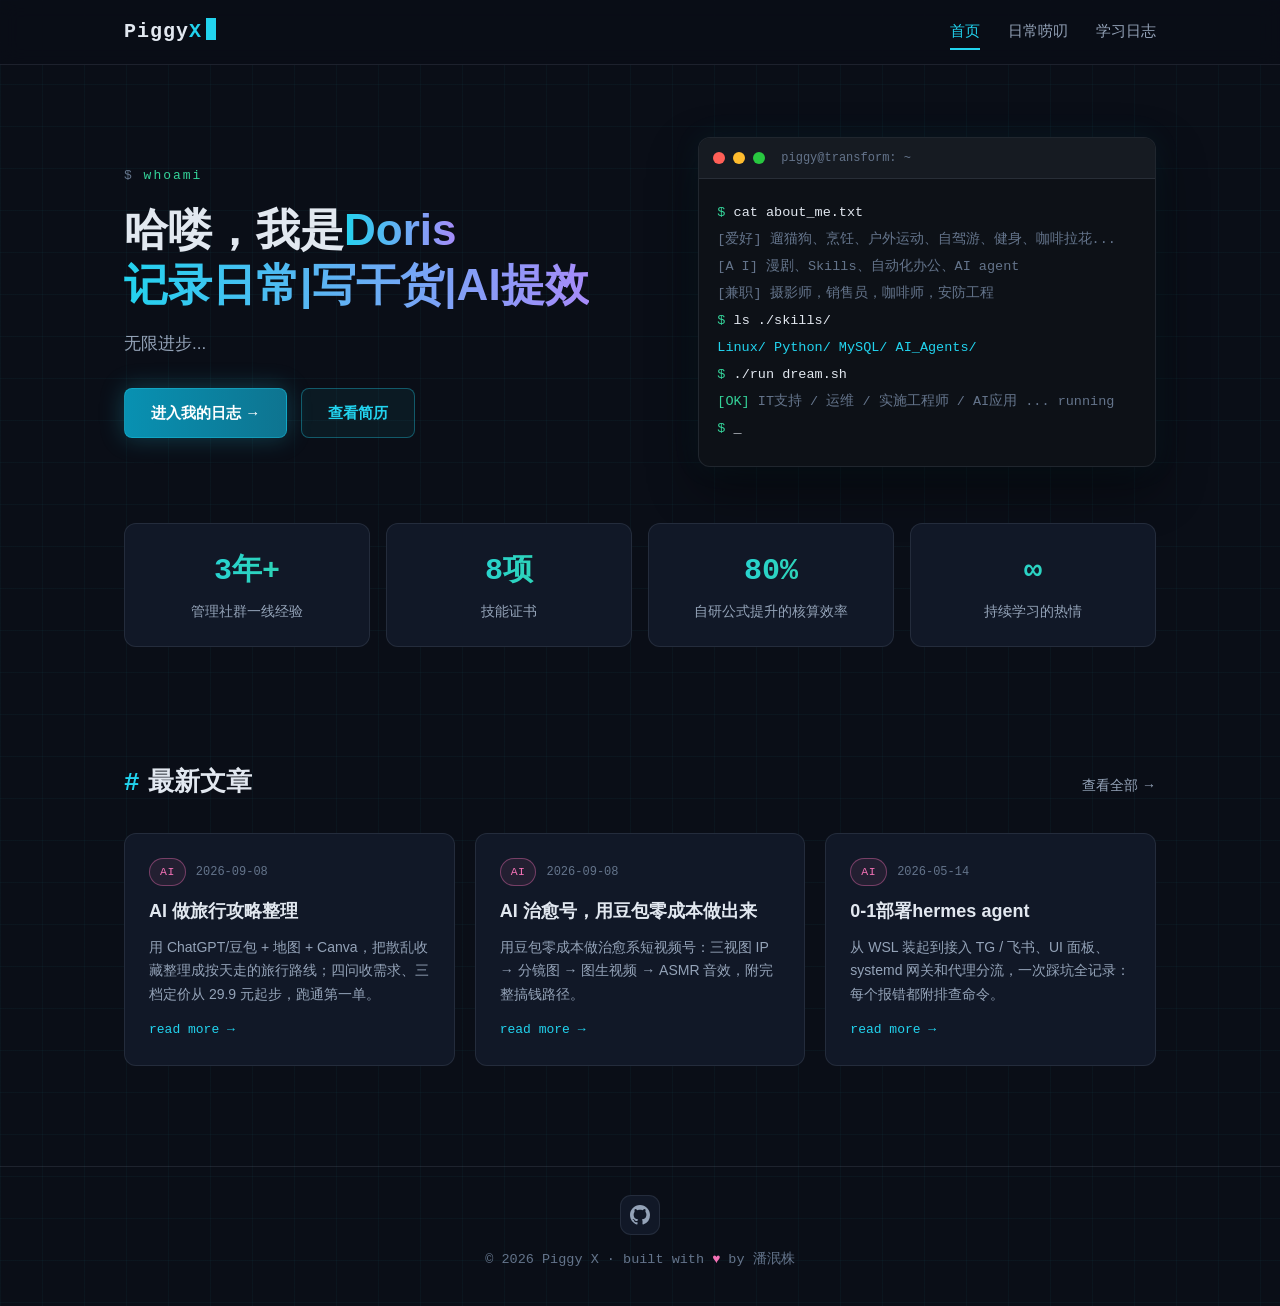
<file: index.html>
<!DOCTYPE html>
<html lang="zh-CN">
<head>
<meta charset="UTF-8">
<meta name="viewport" content="width=device-width, initial-scale=1.0">
<title>Piggy X · 潘泯株的个人小站</title>
<meta name="description" content="潘泯株的个人网站：学习心得分享 + 个人简历">
<link rel="stylesheet" href="css/style.css">
</head>
<body>

<nav class="nav">
  <div class="nav-inner">
    <a class="logo" href="index.html">Piggy<span class="accent">X</span><span class="cursor"></span></a>
    <div class="nav-links">
      <a href="index.html" class="active">首页</a>
      <a href="share.html">日常唠叨</a>
      <a href="notes.html">学习日志</a>
    </div>
  </div>
</nav>

<header class="hero">
  <div class="container hero-grid">
    <div>
      <div class="hero-kicker">whoami</div>
      <h1>哈喽，我是<span class="glow">Doris</span><br><span class="glow">记录日常|写干货|AI提效</span></h1>
      <p class="sub">无限进步...</p>
      <div class="btn-row">
        <a class="btn btn-primary" href="notes.html">进入我的日志 →</a>
        <a class="btn btn-ghost" href="resume.html">查看简历</a>
      </div>
    </div>
    <div class="terminal">
      <div class="term-bar">
        <span class="dot r"></span><span class="dot y"></span><span class="dot g"></span>
        <span class="term-title">piggy@transform: ~</span>
      </div>
      <div class="term-body">
        <div><span class="prompt">$</span> <span class="cmd">cat about_me.txt</span></div>
        <div class="out">[爱好] 遛猫狗、烹饪、户外运动、自驾游、健身、咖啡拉花...  </div>
        <div class="out">[A I]  漫剧、Skills、自动化办公、AI agent</div>
        <div class="out">[兼职] 摄影师，销售员，咖啡师，安防工程</div>
        <div><span class="prompt">$</span> <span class="cmd">ls ./skills/</span></div>
        <div class="out"><span class="hl">Linux/</span>  <span class="hl">Python/</span>  <span class="hl">MySQL/</span>  <span class="hl">AI_Agents/</span></div>
        <div><span class="prompt">$</span> <span class="cmd">./run dream.sh</span></div>
        <div class="out"><span class="ok">[OK]</span> IT支持 / 运维 / 实施工程师 / AI应用 ... running</div>
        <div><span class="prompt">$</span> <span class="cmd">_</span></div>
      </div>
    </div>
  </div>

  <div class="container stats">
    <div class="stat"><div class="num">3年+</div><div class="label">管理社群一线经验</div></div>
    <div class="stat"><div class="num">8项</div><div class="label">技能证书</div></div>
    <div class="stat"><div class="num">80%</div><div class="label">自研公式提升的核算效率</div></div>
    <div class="stat"><div class="num">∞</div><div class="label">持续学习的热情</div></div>
  </div>
</header>

<main>
  <section class="section">
    <div class="container">
      <div class="section-head">
        <h2><span class="hash">#</span>最新文章</h2>
        <a class="more" href="notes.html">查看全部 →</a>
      </div>
      <div class="cards" id="latest-cards"></div>
    </div>
  </section>
</main>

<footer class="footer">
  <div class="container">
    <div class="social-links">
      <a class="social-link" href="https://github.com/dorissssspan?tab=repositories" target="_blank" rel="noopener noreferrer" aria-label="GitHub" title="GitHub">
        <svg viewBox="0 0 16 16" fill="currentColor" aria-hidden="true"><path d="M8 0C3.58 0 0 3.58 0 8c0 3.54 2.29 6.53 5.47 7.59.4.07.55-.17.55-.38 0-.19-.01-.82-.01-1.49-2.01.37-2.53-.49-2.69-.94-.09-.23-.48-.94-.82-1.13-.28-.15-.68-.52-.01-.53.63-.01 1.08.58 1.23.82.72 1.21 1.87.87 2.33.66.07-.52.28-.87.51-1.07-1.78-.2-3.64-.89-3.64-3.95 0-.87.31-1.59.82-2.15-.08-.2-.36-1.02.08-2.12 0 0 .67-.21 2.2.82.64-.18 1.32-.27 2-.27.68 0 1.36.09 2 .27 1.53-1.04 2.2-.82 2.2-.82.44 1.1.16 1.92.08 2.12.51.56.82 1.27.82 2.15 0 3.07-1.87 3.75-3.65 3.95.29.25.54.73.54 1.48 0 1.07-.01 1.93-.01 2.2 0 .21.15.46.55.38A8.013 8.013 0 0 0 16 8c0-4.42-3.58-8-8-8Z"/></svg>
      </a>
    </div>
    <div>© 2026 Piggy X · built with <span class="heart">♥</span> by 潘泯株</div>
  </div>
</footer>

<script src="js/data-articles/Web.js"></script>
<script src="js/data-articles/Linux.js"></script>
<script src="js/data-articles/Python.js"></script>
<script src="js/data-articles/AI.js"></script>
<script src="js/data-articles/MySQL.js"></script>
<script src="js/data-articles/Tool.js"></script>
<script src="js/articles.js"></script>
<script>
  const wrap = document.getElementById('latest-cards');
  ARTICLES.slice(0, 3).forEach(a => {
    const card = document.createElement('a');
    card.className = 'card';
    card.href = 'article.html?id=' + a.id;
    card.innerHTML =
      '<div class="card-meta"><span class="tag ' + a.tagClass + '">' + a.tag + '</span>' +
      '<span class="date">' + a.date + '</span></div>' +
      '<h3>' + a.title + '</h3>' +
      '<p class="summary">' + a.summary + '</p>' +
      '<span class="read-more">read more →</span>';
    wrap.appendChild(card);
  });
</script>
</body>
</html>
</file>
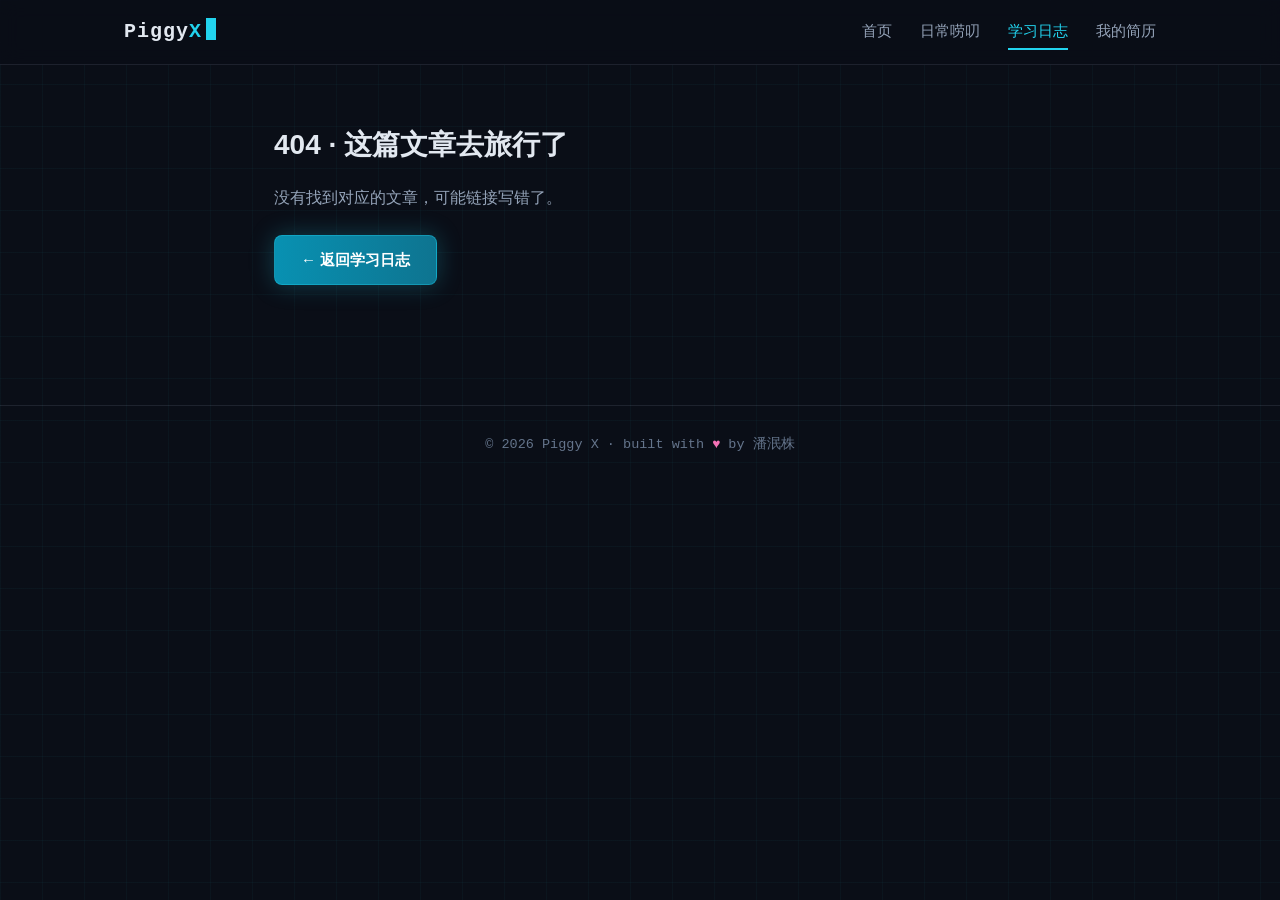
<file: article.html>
<!DOCTYPE html>
<html lang="zh-CN">
<head>
<meta charset="UTF-8">
<meta name="viewport" content="width=device-width, initial-scale=1.0">
<title>文章 · Piggy X</title>
<link rel="stylesheet" href="css/style.css">
</head>
<body>

<nav class="nav">
  <div class="nav-inner">
    <a class="logo" href="index.html">Piggy<span class="accent">X</span><span class="cursor"></span></a>
    <div class="nav-links">
      <a href="index.html">首页</a>
      <a href="share.html" >日常唠叨</a>
      <a href="notes.html" id="nav-notes" class="active">学习日志</a>
      <a href="resume.html">我的简历</a>
    </div>
  </div>
</nav>

<main class="article-wrap">
  <div id="article">
    <div class="article-head">
      <div class="meta"><span class="tag" id="a-tag"></span><span id="a-date"></span></div>
      <div class="title-row">
        <h1 id="a-title"></h1>
        <a class="back-btn" id="a-back" href="notes.html">← 返回</a>
      </div>
    </div>
    <div class="article-body" id="a-body"></div>
    <div class="article-nav" id="a-nav"></div>
  </div>
</main>

<footer class="footer">
  <div class="container">© 2026 Piggy X · built with <span class="heart">♥</span> by 潘泯株</div>
</footer>

<script src="js/data-articles/AI.js"></script>
<script src="js/data-articles/Web.js"></script>
<script src="js/data-articles/Linux.js"></script>
<script src="js/data-articles/Python.js"></script>
<script src="js/data-articles/MySQL.js"></script>
<script src="js/data-articles/Tool.js"></script>
<script src="js/articles.js"></script>
<script>
  const params = new URLSearchParams(location.search);
  const id = params.get('id');
  const fromTag = params.get('from');
  const kw = params.get('kw');
  // 返回链接：带原标签（及关键词）回到笔记列表，落到原来的筛选
  const backHref = 'notes.html'
    + (fromTag ? '?tag=' + encodeURIComponent(fromTag) : '')
    + (kw ? (fromTag ? '&' : '?') + 'kw=' + encodeURIComponent(kw) : '');
  const navNotes = document.getElementById('nav-notes');
  if (navNotes) navNotes.href = backHref;
  const backBtn = document.getElementById('a-back');
  if (backBtn) backBtn.href = backHref;

  const idx = ARTICLES.findIndex(a => a.id === id);
  const a = ARTICLES[idx];

  document.title = (a ? a.title : '未找到文章') + ' · Piggy X';

  if (!a) {
    document.getElementById('article').innerHTML =
      '<h1 style="font-size:28px;">404 · 这篇文章去旅行了</h1>' +
      '<p style="color:var(--muted);margin:16px 0 24px;">没有找到对应的文章，可能链接写错了。</p>' +
      '<a class="btn btn-primary" href="' + backHref + '">← 返回学习日志</a>';
  } else {
    document.getElementById('a-tag').textContent = a.tag;
    document.getElementById('a-tag').className = 'tag ' + a.tagClass;
    document.getElementById('a-date').textContent = '发布于 ' + a.date;
    document.getElementById('a-title').textContent = a.title;
    document.getElementById('a-body').innerHTML = a.content;

    const nav = document.getElementById('a-nav');
    const prev = ARTICLES[idx - 1];
    const next = ARTICLES[idx + 1];
    const ctx = (fromTag ? '&from=' + encodeURIComponent(fromTag) : '')
              + (kw ? '&kw=' + encodeURIComponent(kw) : '');
    if (prev) {
      const l = document.createElement('a');
      l.href = 'article.html?id=' + prev.id + ctx;
      l.textContent = '← 上一篇：' + prev.title;
      nav.appendChild(l);
    }
    if (next) {
      const r = document.createElement('a');
      r.href = 'article.html?id=' + next.id + ctx;
      r.textContent = '下一篇：' + next.title + ' →';
      nav.appendChild(r);
    }
  }
</script>
<script src="js/lightbox.js"></script>
</body>
</html>
</file>
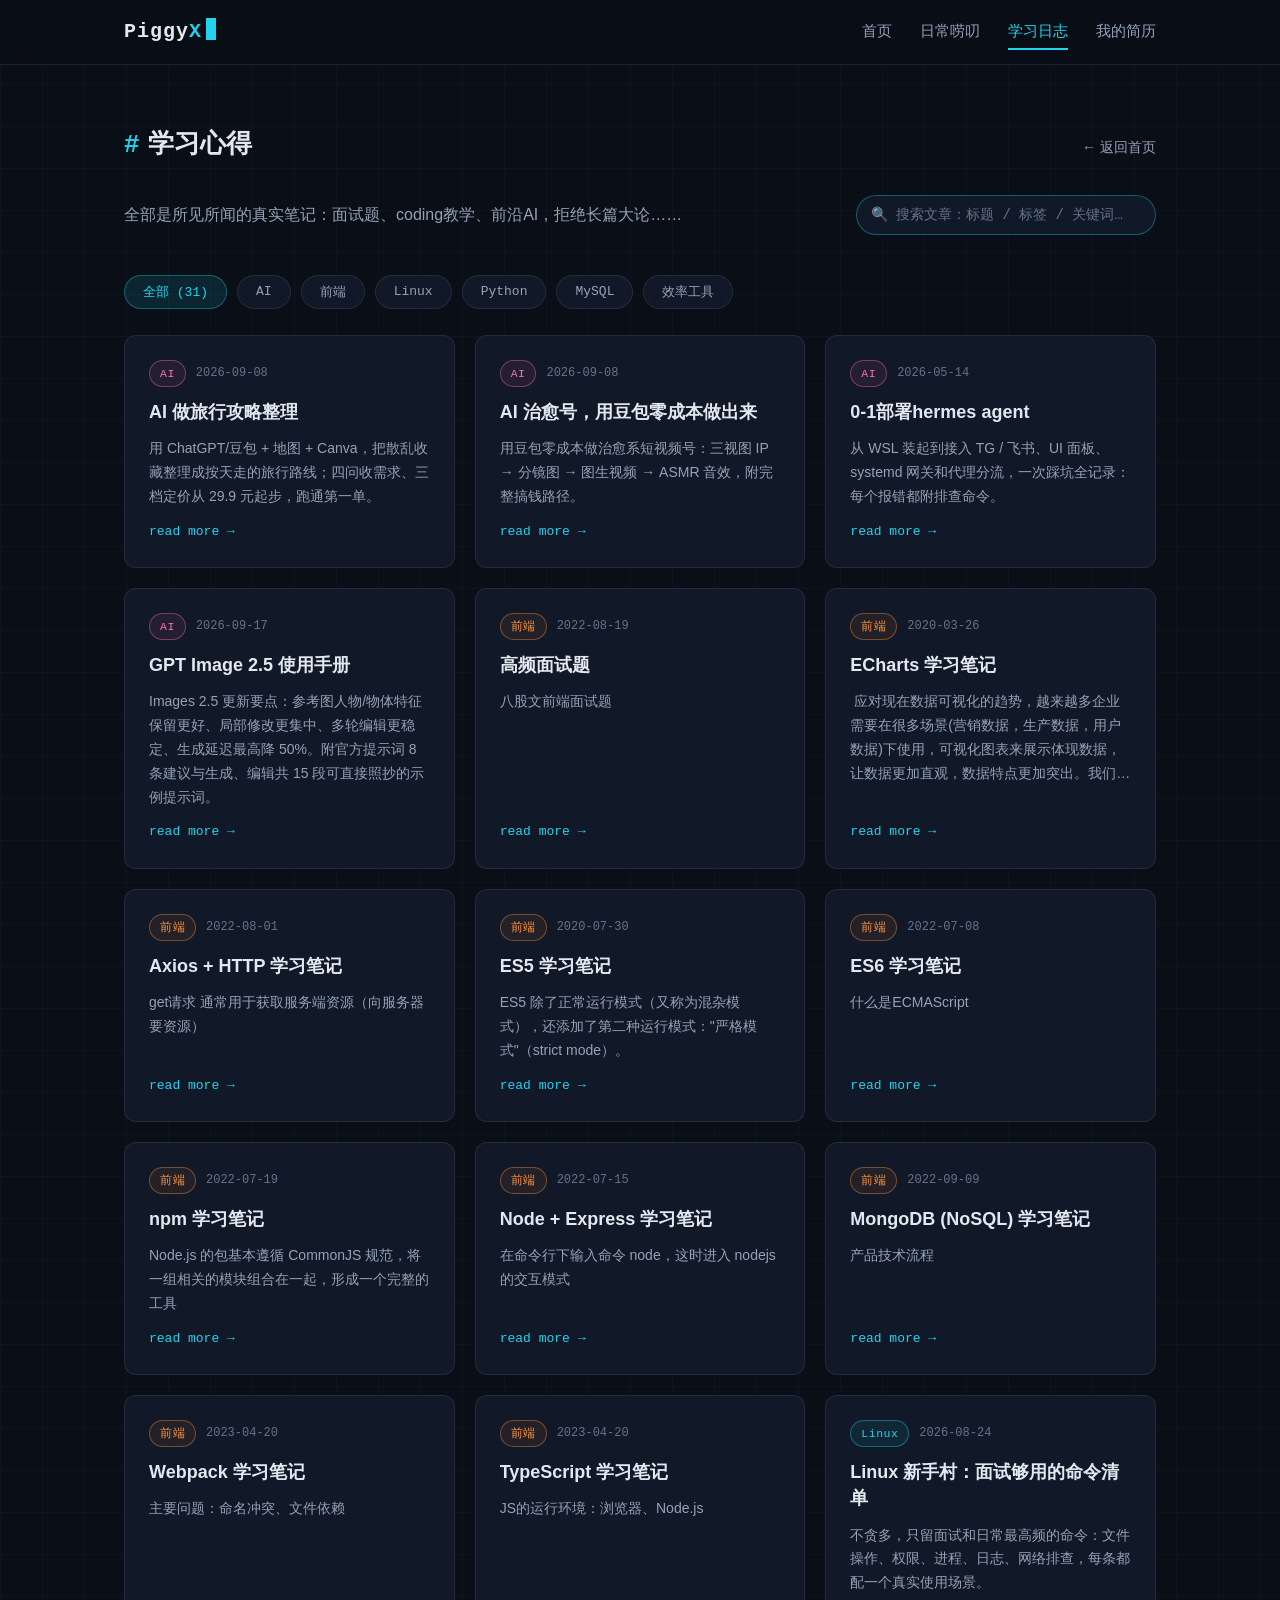
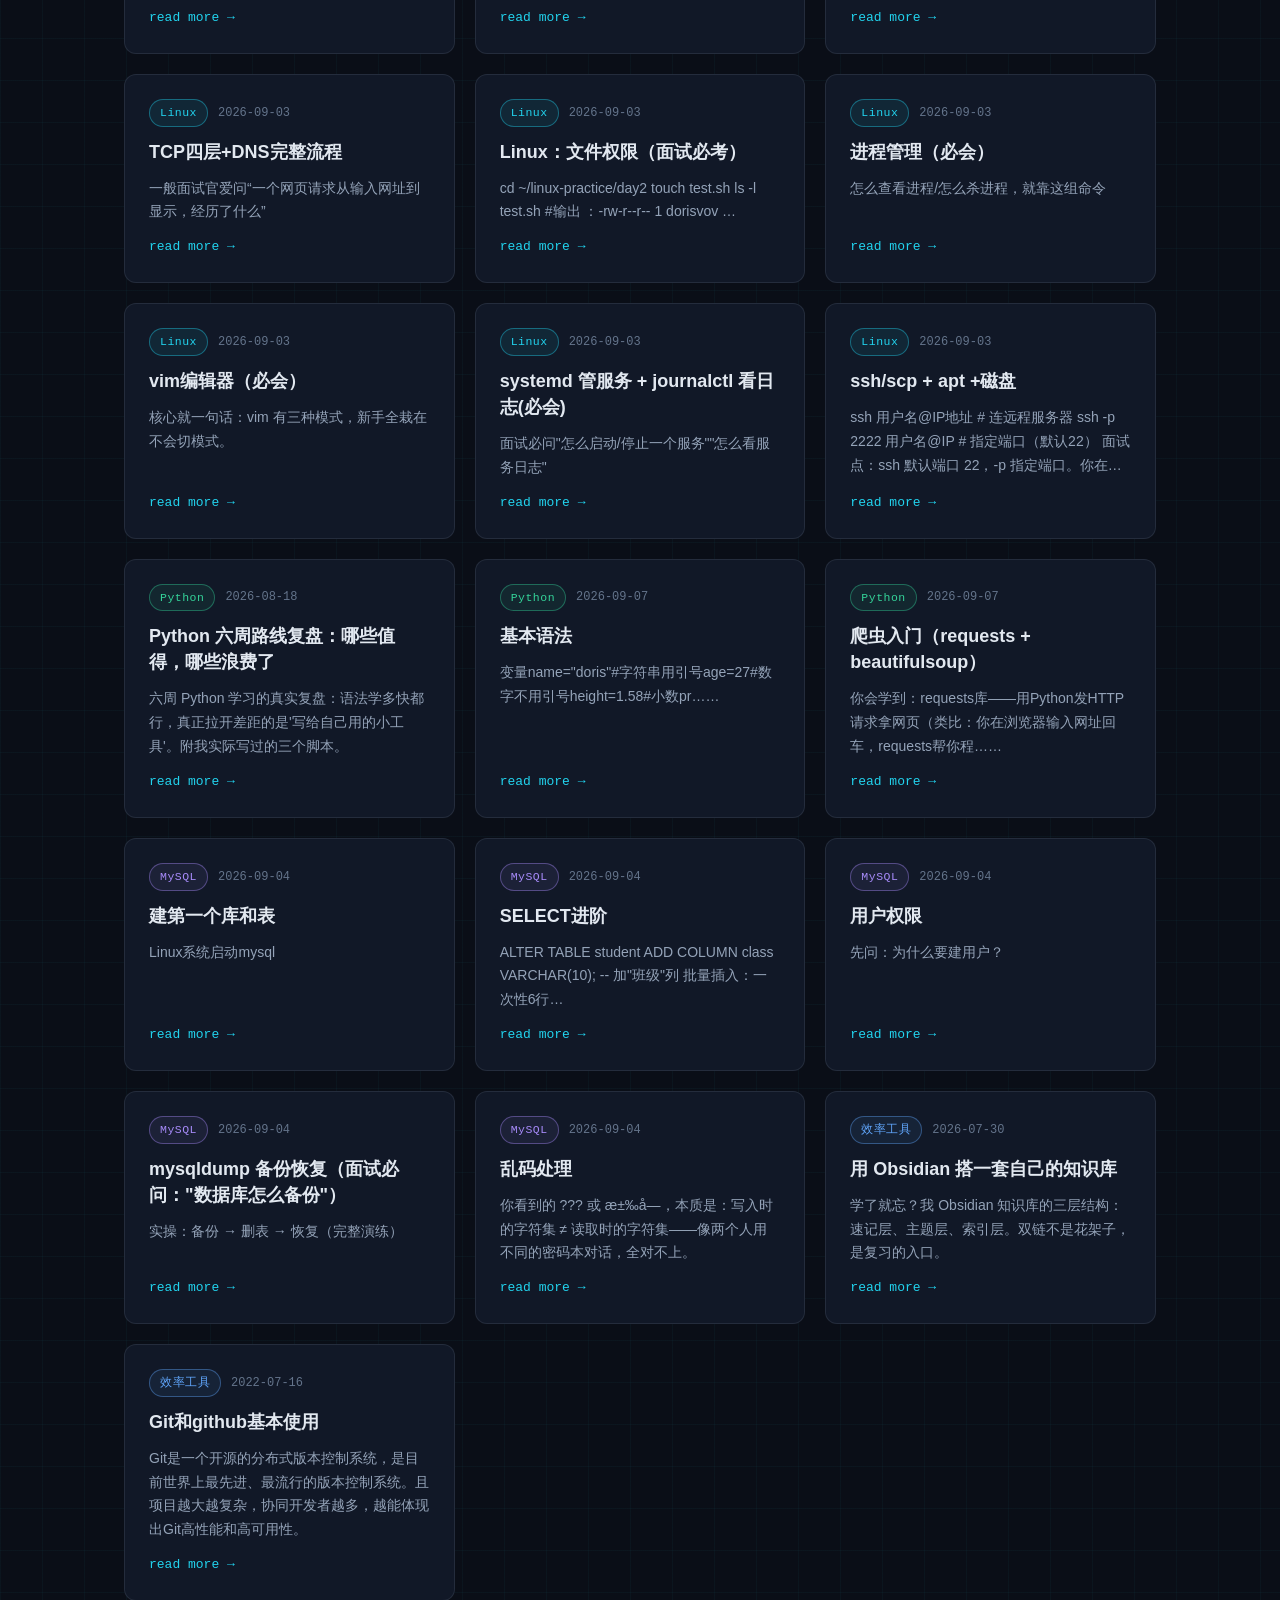
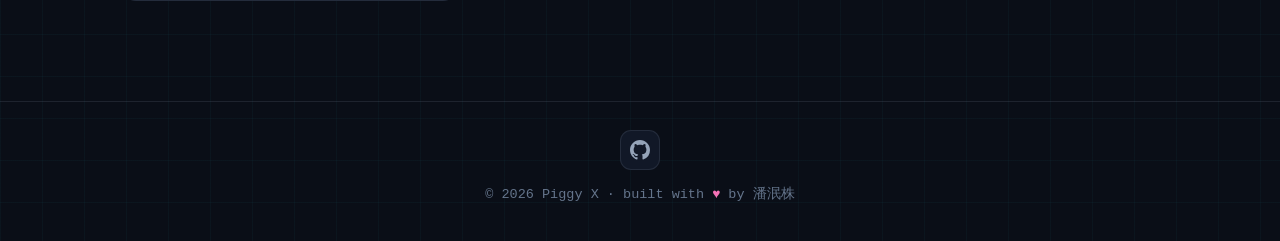
<file: notes.html>
<!DOCTYPE html>
<html lang="zh-CN">
<head>
<meta charset="UTF-8">
<meta name="viewport" content="width=device-width, initial-scale=1.0">
<title>学习心得 · Piggy X</title>
<link rel="stylesheet" href="css/style.css">
</head>
<body>

<nav class="nav">
  <div class="nav-inner">
    <a class="logo" href="index.html">Piggy<span class="accent">X</span><span class="cursor"></span></a>
    <div class="nav-links">
      <a href="index.html">首页</a>
      <a href="share.html">日常唠叨</a>
      <a href="notes.html" class="active">学习日志</a>
      <a href="resume.html">我的简历</a>
    </div>
  </div>
</nav>

<main>
  <section class="section" style="padding-top:56px;">
    <div class="container">
      <div class="section-head">
        <h2><span class="hash">#</span>学习心得</h2>
        <a class="more" href="index.html">← 返回首页</a>
      </div>
      <div class="intro-row">
        <p class="intro-text">
          全部是所见所闻的真实笔记：面试题、coding教学、前沿AI，拒绝长篇大论……
        </p>
        <div class="search-box">
          <span class="search-ico">🔍</span>
          <input id="search-input" type="text" placeholder="搜索文章：标题 / 标签 / 关键词…" autocomplete="off">
          <button id="search-clear" class="search-clear" title="清空" style="display:none;">✕</button>
        </div>
      </div>
      <p class="search-count" id="search-count"></p>
      <div class="filter-bar" id="filter-bar"></div>
      <div class="cards" id="note-cards"></div>
    </div>
  </section>
</main>

<footer class="footer">
  <div class="container">
    <div class="social-links">
      <a class="social-link" href="https://github.com/dorissssspan?tab=repositories" target="_blank" rel="noopener noreferrer" aria-label="GitHub" title="GitHub">
        <svg viewBox="0 0 16 16" fill="currentColor" aria-hidden="true"><path d="M8 0C3.58 0 0 3.58 0 8c0 3.54 2.29 6.53 5.47 7.59.4.07.55-.17.55-.38 0-.19-.01-.82-.01-1.49-2.01.37-2.53-.49-2.69-.94-.09-.23-.48-.94-.82-1.13-.28-.15-.68-.52-.01-.53.63-.01 1.08.58 1.23.82.72 1.21 1.87.87 2.33.66.07-.52.28-.87.51-1.07-1.78-.2-3.64-.89-3.64-3.95 0-.87.31-1.59.82-2.15-.08-.2-.36-1.02.08-2.12 0 0 .67-.21 2.2.82.64-.18 1.32-.27 2-.27.68 0 1.36.09 2 .27 1.53-1.04 2.2-.82 2.2-.82.44 1.1.16 1.92.08 2.12.51.56.82 1.27.82 2.15 0 3.07-1.87 3.75-3.65 3.95.29.25.54.73.54 1.48 0 1.07-.01 1.93-.01 2.2 0 .21.15.46.55.38A8.013 8.013 0 0 0 16 8c0-4.42-3.58-8-8-8Z"/></svg>
      </a>
    </div>
    <div>© 2026 Piggy X · built with <span class="heart">♥</span> by 潘泯株</div>
  </div>
</footer>

<script src="js/data-articles/AI.js"></script>
<script src="js/data-articles/Web.js"></script>
<script src="js/data-articles/Linux.js"></script>
<script src="js/data-articles/Python.js"></script>
<script src="js/data-articles/MySQL.js"></script>
<script src="js/data-articles/Tool.js"></script>
<script src="js/articles.js"></script>
<script>
  const tags = ['全部'];
  ARTICLES.forEach(a => { if (!tags.includes(a.tag)) tags.push(a.tag); });

  const bar = document.getElementById('filter-bar');
  const wrap = document.getElementById('note-cards');
  const searchInput = document.getElementById('search-input');
  const searchClear = document.getElementById('search-clear');
  const searchCount = document.getElementById('search-count');
  // 从 URL 恢复标签（从文章页带 ?tag= 回来时落到原标签，而非“全部”）
  const urlParams = new URLSearchParams(location.search);
  const urlTag = urlParams.get('tag');
  let current = (urlTag && tags.includes(urlTag)) ? urlTag : '全部';
  let keyword = urlParams.get('kw') || '';

  // 模糊匹配：标题 / 简介 / 标签 / 正文 任一包含关键词
  function matchKW(a, kw) {
    if (!kw) return true;
    const hay = (a.title + ' ' + a.summary + ' ' + a.tag + ' ' + a.content).toLowerCase();
    return hay.includes(kw);
  }

  function render() {
    bar.innerHTML = '';
    tags.forEach(t => {
      const b = document.createElement('button');
      b.className = 'filter-btn' + (t === current ? ' active' : '');
      b.textContent = t === '全部' ? '全部 (' + ARTICLES.length + ')' : t;
      b.onclick = () => { current = t; render(); };
      bar.appendChild(b);
    });

    const list = ARTICLES.filter(a =>
      (current === '全部' || a.tag === current) && matchKW(a, keyword)
    );

    searchCount.textContent = keyword
      ? '“' + keyword + '” 找到 ' + list.length + ' 篇'
      : '';

    wrap.innerHTML = '';
    if (!list.length) {
      wrap.innerHTML = '<p class="empty-tip">没有匹配的文章，换个关键词试试～</p>';
      return;
    }
    list.forEach(a => {
      const card = document.createElement('a');
      card.className = 'card';
      // 把当前标签（及关键词）透传给文章页，方便返回时回到原筛选
      let href = 'article.html?id=' + a.id;
      if (current !== '全部') href += '&from=' + encodeURIComponent(current);
      if (keyword) href += (current !== '全部' ? '' : '&') + 'kw=' + encodeURIComponent(keyword);
      card.href = href;
      card.innerHTML =
        '<div class="card-meta"><span class="tag ' + a.tagClass + '">' + a.tag + '</span>' +
        '<span class="date">' + a.date + '</span></div>' +
        '<h3>' + a.title + '</h3>' +
        '<p class="summary">' + a.summary + '</p>' +
        '<span class="read-more">read more →</span>';
      wrap.appendChild(card);
    });
  }

  function applySearch() {
    keyword = searchInput.value.trim().toLowerCase();
    searchClear.style.display = keyword ? 'block' : 'none';
    render();
  }
  searchInput.addEventListener('input', applySearch);
  searchClear.addEventListener('click', () => {
    searchInput.value = '';
    searchInput.focus();
    applySearch();
  });

  // 从文章页带 kw 回来时，回填搜索框并应用筛选
  if (keyword) {
    searchInput.value = keyword;
    searchClear.style.display = 'block';
  }

  render();
</script>
</body>
</html>
</file>
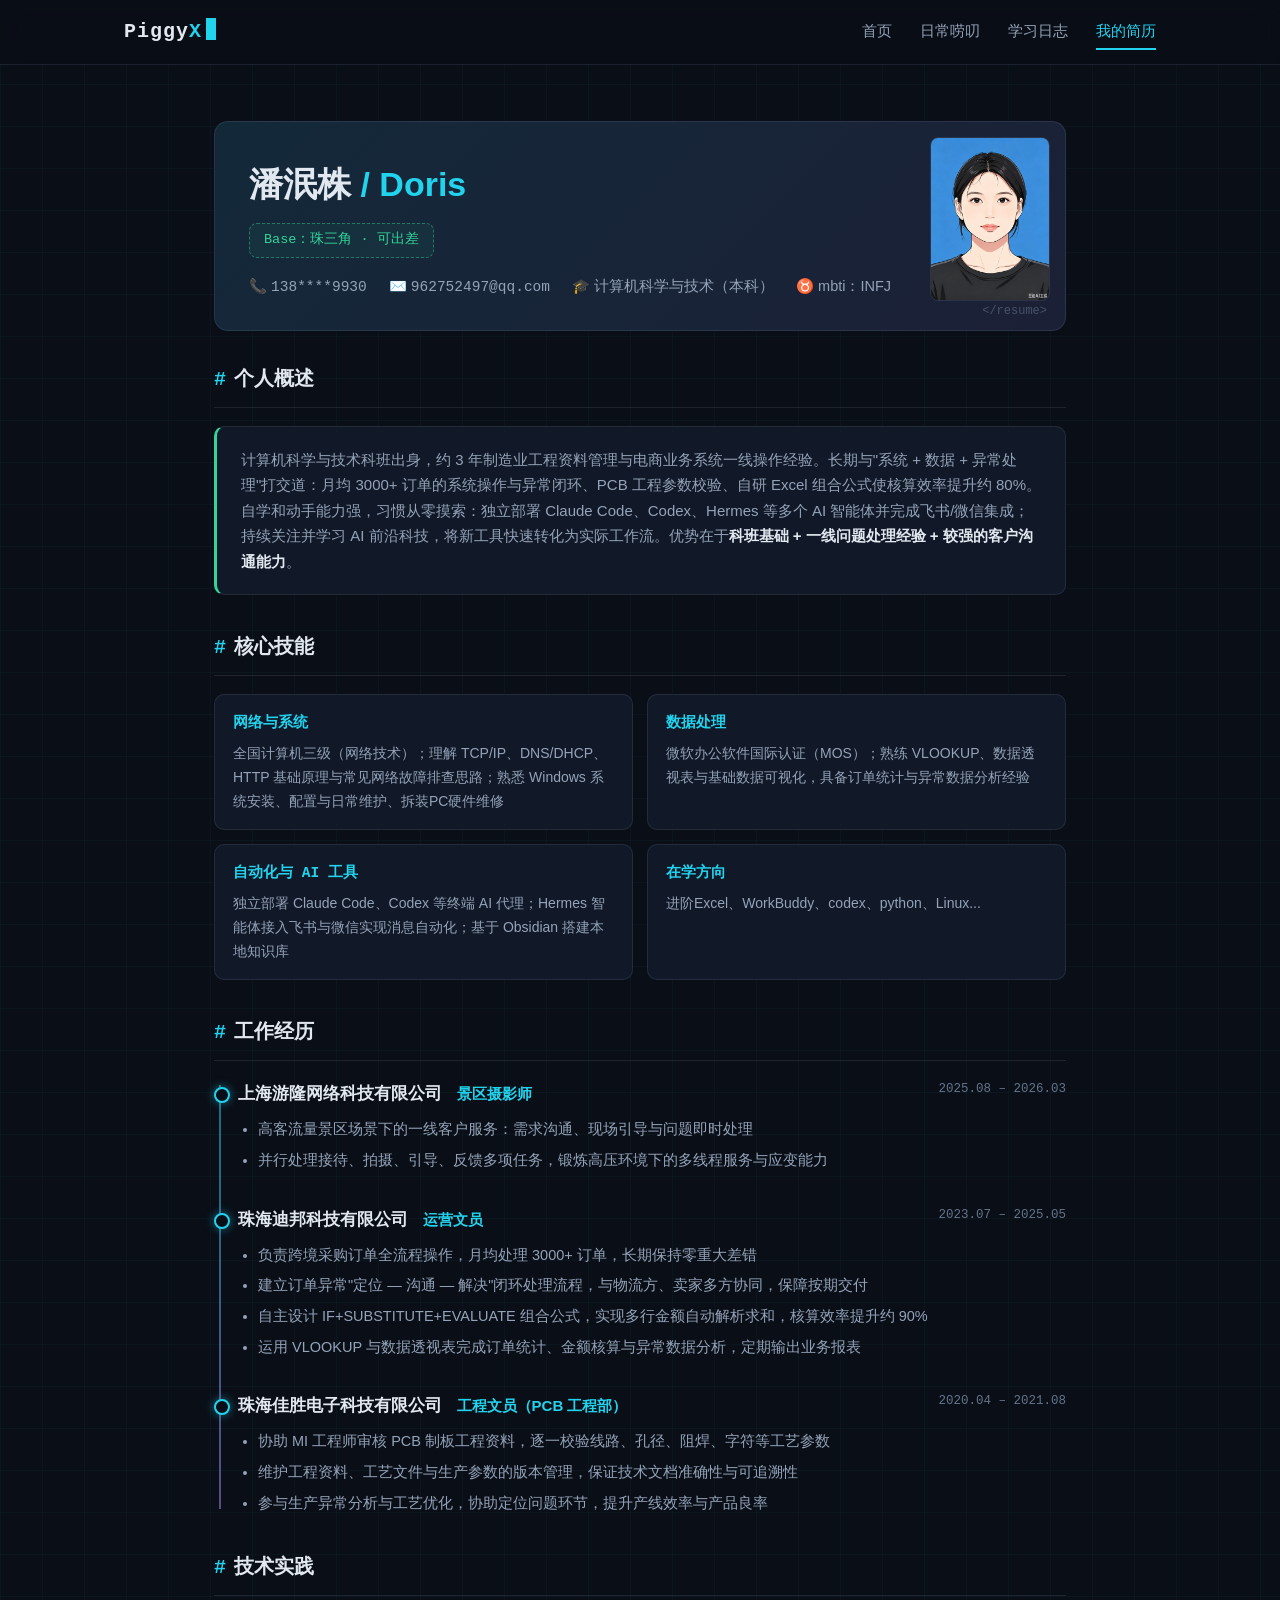
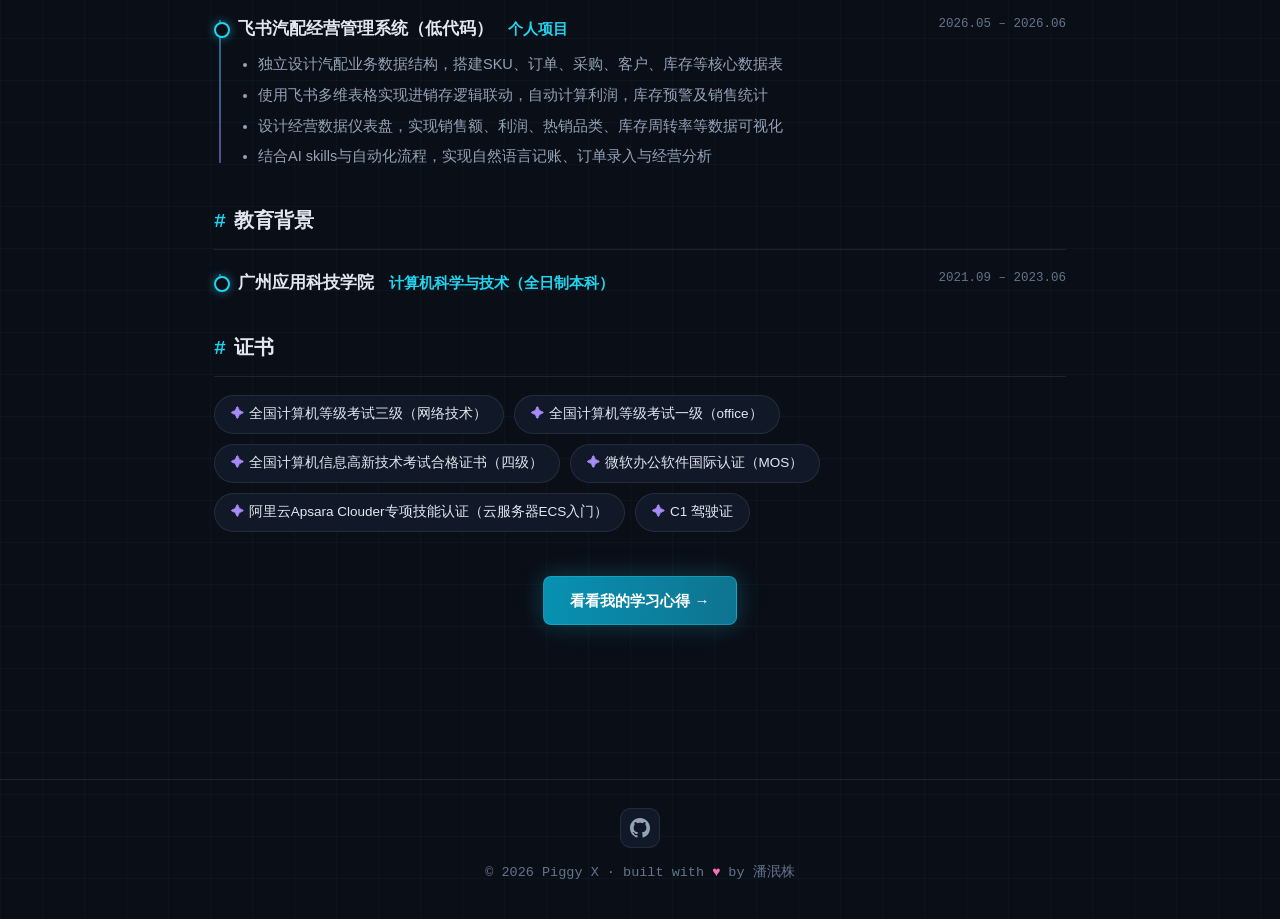
<file: resume.html>
<!DOCTYPE html>
<html lang="zh-CN">
<head>
<meta charset="UTF-8">
<meta name="viewport" content="width=device-width, initial-scale=1.0">
<title>我的简历 · Piggy X</title>
<link rel="stylesheet" href="css/style.css">
</head>
<body>

<nav class="nav">
  <div class="nav-inner">
    <a class="logo" href="index.html">Piggy<span class="accent">X</span><span class="cursor"></span></a>
    <div class="nav-links">
      <a href="index.html">首页</a>
      <a href="share.html" >日常唠叨</a>
      <a href="notes.html" >学习日志</a>
      <a href="resume.html"class="active">我的简历</a>
    </div>
  </div>
</nav>

<main class="resume-wrap">

  <div class="resume-hero">
    <img src="img/head.png" alt="头像" style="position:absolute;top:15px;right:15px;width:120px;object-fit:cover;border-radius:8px;border:1px solid var(--line);">
    <div class="name">潘泯株 <span class="accent">/ Doris</span></div>
    <div class="intent">Base：珠三角 · 可出差</div>
    <div class="resume-contact">
      <span>📞 <span class="mono">138****9930</span></span>
      <span>✉️ <span class="mono">962752497@qq.com</span></span>
      <span>🎓 计算机科学与技术（本科）</span>
      <span>♉ mbti：INFJ</span>
    </div>
  </div>

  <section class="resume-section">
    <h2><span class="hash">#</span>个人概述</h2>
    <div class="summary-box">
      计算机科学与技术科班出身，约 3 年制造业工程资料管理与电商业务系统一线操作经验。长期与"系统 + 数据 + 异常处理"打交道：月均 3000+ 订单的系统操作与异常闭环、PCB 工程参数校验、自研 Excel 组合公式使核算效率提升约 80%。自学和动手能力强，习惯从零摸索：独立部署 Claude Code、Codex、Hermes 等多个 AI 智能体并完成飞书/微信集成；持续关注并学习 AI 前沿科技，将新工具快速转化为实际工作流。优势在于<b style="color:var(--text)">科班基础 + 一线问题处理经验 + 较强的客户沟通能力</b>。
    </div>
  </section>

  <section class="resume-section">
    <h2><span class="hash">#</span>核心技能</h2>
    <div class="skill-grid">
      <div class="skill-item">
        <div class="k">网络与系统</div>
        <div class="v">全国计算机三级（网络技术）；理解 TCP/IP、DNS/DHCP、HTTP 基础原理与常见网络故障排查思路；熟悉 Windows 系统安装、配置与日常维护、拆装PC硬件维修</div>
      </div>
      <div class="skill-item">
        <div class="k">数据处理</div>
        <div class="v">微软办公软件国际认证（MOS）；熟练 VLOOKUP、数据透视表与基础数据可视化，具备订单统计与异常数据分析经验</div>
      </div>
      <div class="skill-item">
        <div class="k">自动化与 AI 工具</div>
        <div class="v">独立部署 Claude Code、Codex 等终端 AI 代理；Hermes 智能体接入飞书与微信实现消息自动化；基于 Obsidian 搭建本地知识库</div>
      </div>
      <div class="skill-item">
        <div class="k">在学方向</div>
        <div class="v">进阶Excel、WorkBuddy、codex、python、Linux...</div>
      </div>
    </div>
  </section>

  <section class="resume-section">
    <h2><span class="hash">#</span>工作经历</h2>
    <div class="timeline">
      <div class="tl-item">
        <div class="tl-head">
          <span class="org">上海游隆网络科技有限公司 <span class="role">景区摄影师</span></span>
          <span class="time">2025.08 – 2026.03</span>
        </div>
        <ul>
          <li>高客流量景区场景下的一线客户服务：需求沟通、现场引导与问题即时处理</li>
          <li>并行处理接待、拍摄、引导、反馈多项任务，锻炼高压环境下的多线程服务与应变能力</li>
        </ul>
      </div>
      <div class="tl-item">
        <div class="tl-head">
          <span class="org">珠海迪邦科技有限公司 <span class="role">运营文员</span></span>
          <span class="time">2023.07 – 2025.05</span>
        </div>
        <ul>
          <li>负责跨境采购订单全流程操作，月均处理 3000+ 订单，长期保持零重大差错</li>
          <li>建立订单异常"定位 — 沟通 — 解决"闭环处理流程，与物流方、卖家多方协同，保障按期交付</li>
          <li>自主设计 IF+SUBSTITUTE+EVALUATE 组合公式，实现多行金额自动解析求和，核算效率提升约 90%</li>
          <li>运用 VLOOKUP 与数据透视表完成订单统计、金额核算与异常数据分析，定期输出业务报表</li>
        </ul>
      </div>
      <div class="tl-item">
        <div class="tl-head">
          <span class="org">珠海佳胜电子科技有限公司 <span class="role">工程文员（PCB 工程部）</span></span>
          <span class="time">2020.04 – 2021.08</span>
        </div>
        <ul>
          <li>协助 MI 工程师审核 PCB 制板工程资料，逐一校验线路、孔径、阻焊、字符等工艺参数</li>
          <li>维护工程资料、工艺文件与生产参数的版本管理，保证技术文档准确性与可追溯性</li>
          <li>参与生产异常分析与工艺优化，协助定位问题环节，提升产线效率与产品良率</li>
        </ul>
      </div>
    </div>
  </section>

    <section class="resume-section">
    <h2><span class="hash">#</span>技术实践</h2>
    <div class="timeline">
      <div class="tl-item">
        <div class="tl-head">
          <span class="org">飞书汽配经营管理系统（低代码） <span class="role">个人项目</span></span>
          <span class="time">2026.05 – 2026.06</span>
        </div>
          <ul>
          <li>独立设计汽配业务数据结构，搭建SKU、订单、采购、客户、库存等核心数据表</li>
          <li>使用飞书多维表格实现进销存逻辑联动，自动计算利润，库存预警及销售统计</li>
          <li>设计经营数据仪表盘，实现销售额、利润、热销品类、库存周转率等数据可视化</li>
          <li>结合AI skills与自动化流程，实现自然语言记账、订单录入与经营分析</li>
        </ul>
      </div>
    </div>
  </section>

  <section class="resume-section">
    <h2><span class="hash">#</span>教育背景</h2>
    <div class="timeline">
      <div class="tl-item">
        <div class="tl-head">
          <span class="org">广州应用科技学院 <span class="role">计算机科学与技术（全日制本科）</span></span>
          <span class="time">2021.09 – 2023.06</span>
        </div>
      </div>
    </div>
  </section>

  <section class="resume-section">
    <h2><span class="hash">#</span>证书</h2>
    <div class="cert-chips">
      <span class="chip">全国计算机等级考试三级（网络技术）</span>
      <span class="chip">全国计算机等级考试一级（office）</span>
      <span class="chip">全国计算机信息高新技术考试合格证书（四级）</span>
      <span class="chip">微软办公软件国际认证（MOS）</span>
      <span class="chip">阿里云Apsara Clouder专项技能认证（云服务器ECS入门）</span>
      <span class="chip">C1 驾驶证</span>
    </div>
  </section>

  <section class="resume-section" style="text-align:center;padding:10px 0 0;">
    <a class="btn btn-primary" href="notes.html">看看我的学习心得 →</a>
  </section>

</main>

<footer class="footer">
  <div class="container">
    <div class="social-links">
      <a class="social-link" href="https://github.com/dorissssspan?tab=repositories" target="_blank" rel="noopener noreferrer" aria-label="GitHub" title="GitHub">
        <svg viewBox="0 0 16 16" fill="currentColor" aria-hidden="true"><path d="M8 0C3.58 0 0 3.58 0 8c0 3.54 2.29 6.53 5.47 7.59.4.07.55-.17.55-.38 0-.19-.01-.82-.01-1.49-2.01.37-2.53-.49-2.69-.94-.09-.23-.48-.94-.82-1.13-.28-.15-.68-.52-.01-.53.63-.01 1.08.58 1.23.82.72 1.21 1.87.87 2.33.66.07-.52.28-.87.51-1.07-1.78-.2-3.64-.89-3.64-3.95 0-.87.31-1.59.82-2.15-.08-.2-.36-1.02.08-2.12 0 0 .67-.21 2.2.82.64-.18 1.32-.27 2-.27.68 0 1.36.09 2 .27 1.53-1.04 2.2-.82 2.2-.82.44 1.1.16 1.92.08 2.12.51.56.82 1.27.82 2.15 0 3.07-1.87 3.75-3.65 3.95.29.25.54.73.54 1.48 0 1.07-.01 1.93-.01 2.2 0 .21.15.46.55.38A8.013 8.013 0 0 0 16 8c0-4.42-3.58-8-8-8Z"/></svg>
      </a>
    </div>
    <div>© 2026 Piggy X · built with <span class="heart">♥</span> by 潘泯株</div>
  </div>
</footer>

</body>
</html>
</file>
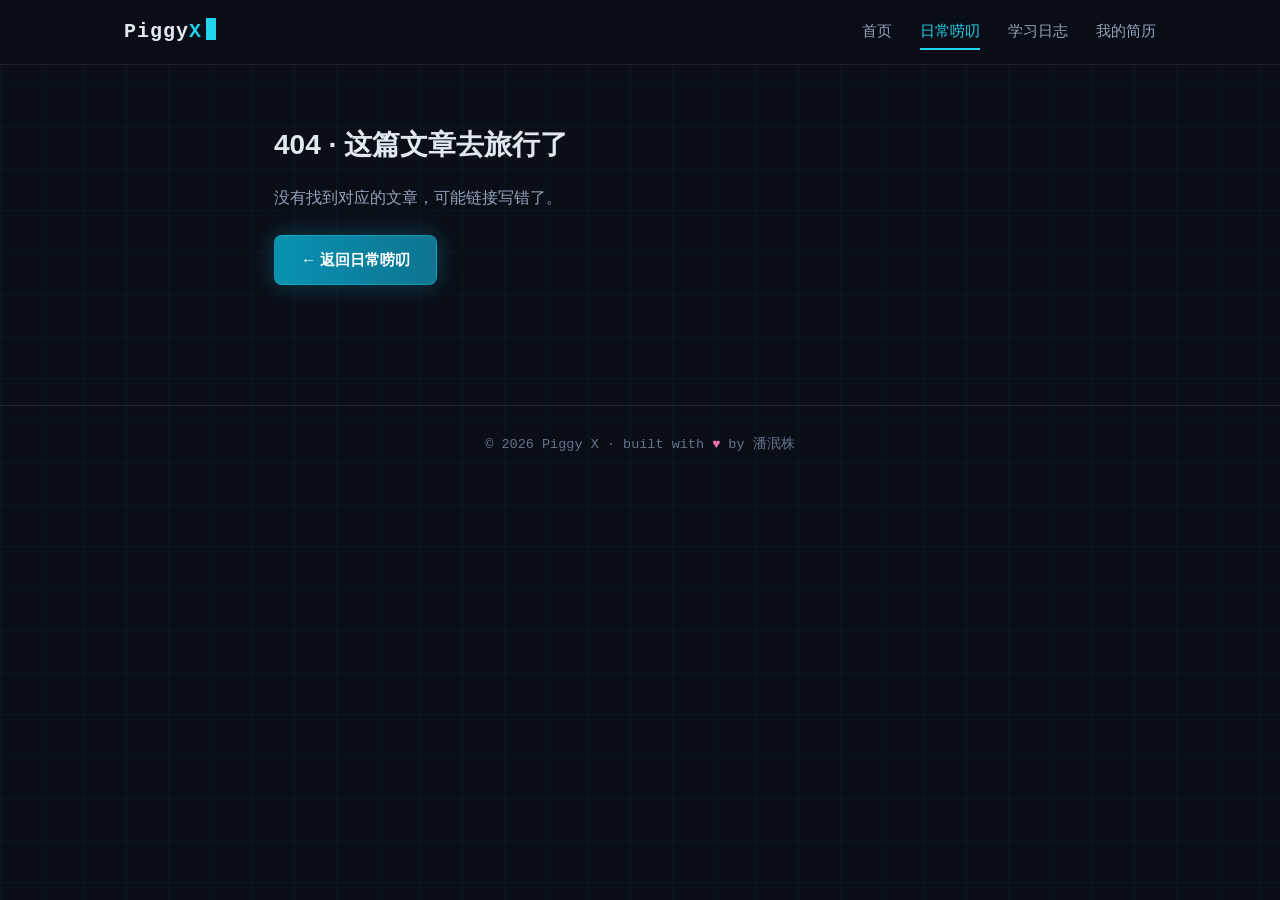
<file: share-art.html>
<!DOCTYPE html>
<html lang="zh-CN">
<head>
<meta charset="UTF-8">
<meta name="viewport" content="width=device-width, initial-scale=1.0">
    <title>文章 · Piggy X</title>
    <link rel="stylesheet" href="css/style.css">
    </head>
    <body>

    <nav class="nav">
      <div class="nav-inner">
        <a class="logo" href="index.html">Piggy<span class="accent">X</span><span class="cursor"></span></a>
        <div class="nav-links">
          <a href="index.html">首页</a>
          <a href="share.html" id="nav-share" class="active">日常唠叨</a>
          <a href="notes.html">学习日志</a>
          <a href="resume.html">我的简历</a>
        </div>
      </div>
    </nav>

<main class="article-wrap">
  <div id="article">
    <div class="article-head">
      <div class="meta"><span class="tag" id="a-tag"></span><span id="a-date"></span></div>
      <div class="title-row">
        <h1 id="a-title"></h1>
        <a class="back-btn" id="a-back" href="share.html">← 返回</a>
      </div>
    </div>
    <div class="article-body" id="a-body"></div>
    <div class="article-nav" id="a-nav"></div>
  </div>
</main>

<footer class="footer">
  <div class="container">© 2026 Piggy X · built with <span class="heart">♥</span> by 潘泯株</div>
</footer>

<script src="js/data-share/Diary.js"></script>
<script src="js/data-share/Philosophy.js"></script>
<script src="js/data-share/Photo.js"></script>
<script src="js/data-share/ReadingNotes.js"></script>
<script src="js/data-share/Stock.js"></script>
<script src="js/data-share/Travel.js"></script>
<script src="js/share.js"></script>
<script>
  const params = new URLSearchParams(location.search);
  const id = params.get('id');
  const fromTag = params.get('from');
  // 返回链接：带原标签回到日常唠叨列表，落到原来的筛选
  const backHref = 'share.html' + (fromTag ? '?tag=' + encodeURIComponent(fromTag) : '');
  const navShare = document.getElementById('nav-share');
  if (navShare) navShare.href = backHref;
  const backBtn = document.getElementById('a-back');
  if (backBtn) backBtn.href = backHref;
  const idx = SHARE_ARTICLES.findIndex(a => a.id === id);
  const a = SHARE_ARTICLES[idx];

  document.title = (a ? a.title : '未找到文章') + ' · Piggy X';

  if (!a) {
    document.getElementById('article').innerHTML =
      '<h1 style="font-size:28px;">404 · 这篇文章去旅行了</h1>' +
      '<p style="color:var(--muted);margin:16px 0 24px;">没有找到对应的文章，可能链接写错了。</p>' +
      '<a class="btn btn-primary" href="' + backHref + '">← 返回日常唠叨</a>';
  } else {
    document.getElementById('a-tag').textContent = a.tag;
    document.getElementById('a-tag').className = 'tag ' + a.tagClass;
    document.getElementById('a-date').textContent = '发布于 ' + a.date;
    document.getElementById('a-title').textContent = a.title;
    document.getElementById('a-body').innerHTML = a.content;

    const nav = document.getElementById('a-nav');
    const prev = SHARE_ARTICLES[idx - 1];
    const next = SHARE_ARTICLES[idx + 1];
    const ctx = fromTag ? '&from=' + encodeURIComponent(fromTag) : '';
    if (prev) {
      const l = document.createElement('a');
      l.href = 'share-art.html?id=' + prev.id + ctx;
      l.textContent = '← 上一篇：' + prev.title;
      nav.appendChild(l);
    }
    if (next) {
      const r = document.createElement('a');
      r.href = 'share-art.html?id=' + next.id + ctx;
      r.textContent = '下一篇：' + next.title + ' →';
      nav.appendChild(r);
    }

    // ===== 章节目录：自动收集 h2/h3 生成锚点跳转（标题 >= 6 才启用） =====
    const body = document.getElementById('a-body');
    const heads = [...body.querySelectorAll('h2, h3')];
    if (heads.length >= 6) {
      heads.forEach((h, i) => { h.id = 'sec-' + i; });

      const btn = document.createElement('button');
      btn.className = 'toc-btn';
      btn.textContent = '☰ 目录';

      const panel = document.createElement('div');
      panel.className = 'toc-panel';
      panel.innerHTML = '<h4>章节目录 · ' + heads.length + ' 节</h4>';
      heads.forEach(h => {
        const el = document.createElement(h.tagName === 'H2' ? 'div' : 'a');
        el.className = h.tagName === 'H2' ? 'toc-vol' : 'toc-chap';
        el.textContent = h.textContent;
        el.onclick = () => {
          document.getElementById(h.id).scrollIntoView({ behavior: 'smooth', block: 'start' });
          panel.classList.remove('open');
        };
        panel.appendChild(el);
      });

      btn.onclick = () => panel.classList.toggle('open');
      // 点击面板外的地方自动收起
      document.addEventListener('click', e => {
        if (!panel.contains(e.target) && e.target !== btn) panel.classList.remove('open');
      });

      document.body.appendChild(panel);
      document.body.appendChild(btn);
    }
  }
</script>
<script src="js/lightbox.js"></script>
</body>
</html>
</file>
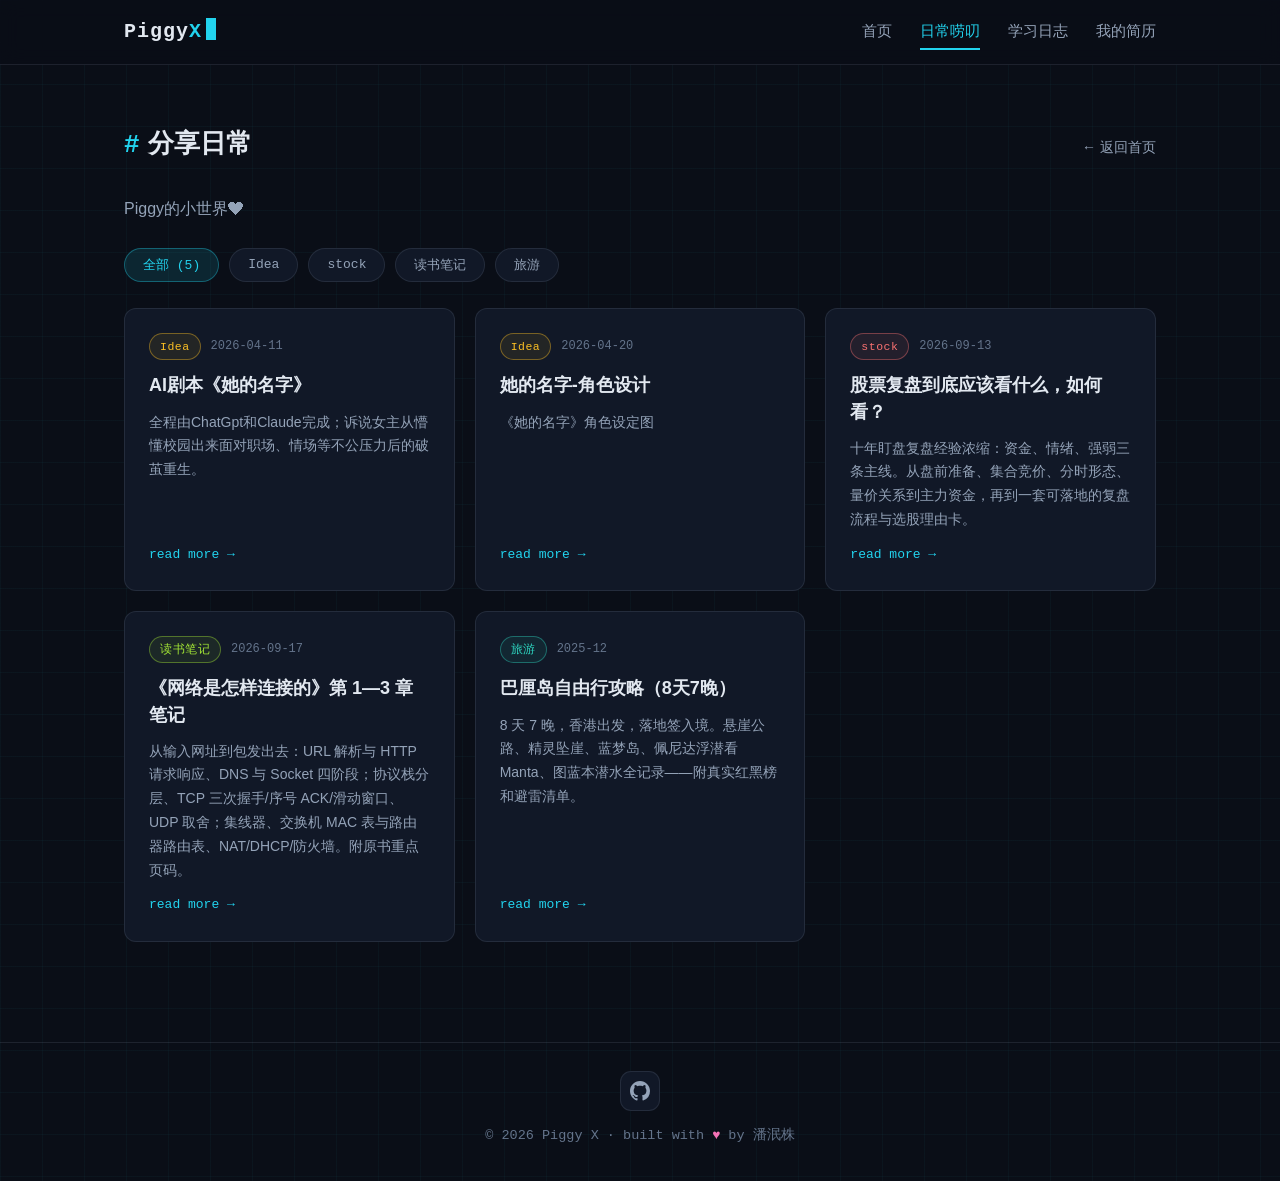
<file: share.html>
<!DOCTYPE html>
<html lang="zh-CN">
<head>
<meta charset="UTF-8">
<meta name="viewport" content="width=device-width, initial-scale=1.0">
<title>日常唠叨 · Piggy X</title>
<link rel="stylesheet" href="css/style.css">
</head>
<body>

<nav class="nav">
  <div class="nav-inner">
    <a class="logo" href="index.html">Piggy<span class="accent">X</span><span class="cursor"></span></a>
    <div class="nav-links">
      <a href="index.html">首页</a>
      <a href="share.html" class="active">日常唠叨</a>
      <a href="notes.html" >学习日志</a>
      <a href="resume.html">我的简历</a>
    </div>
  </div>
</nav>

<main>
  <section class="section" style="padding-top:56px;">
    <div class="container">
      <div class="section-head">
        <h2><span class="hash">#</span>分享日常</h2>
        <a class="more" href="index.html">← 返回首页</a>
      </div>
      <p style="color:var(--muted);margin-bottom:26px;max-width:640px;">
        Piggy的小世界❤
      </p>
      <div class="filter-bar" id="filter-bar"></div>
      <div class="cards" id="note-cards"></div>
    </div>
  </section>
</main>

<footer class="footer">
  <div class="container">
    <div class="social-links">
      <a class="social-link" href="https://github.com/dorissssspan?tab=repositories" target="_blank" rel="noopener noreferrer" aria-label="GitHub" title="GitHub">
        <svg viewBox="0 0 16 16" fill="currentColor" aria-hidden="true"><path d="M8 0C3.58 0 0 3.58 0 8c0 3.54 2.29 6.53 5.47 7.59.4.07.55-.17.55-.38 0-.19-.01-.82-.01-1.49-2.01.37-2.53-.49-2.69-.94-.09-.23-.48-.94-.82-1.13-.28-.15-.68-.52-.01-.53.63-.01 1.08.58 1.23.82.72 1.21 1.87.87 2.33.66.07-.52.28-.87.51-1.07-1.78-.2-3.64-.89-3.64-3.95 0-.87.31-1.59.82-2.15-.08-.2-.36-1.02.08-2.12 0 0 .67-.21 2.2.82.64-.18 1.32-.27 2-.27.68 0 1.36.09 2 .27 1.53-1.04 2.2-.82 2.2-.82.44 1.1.16 1.92.08 2.12.51.56.82 1.27.82 2.15 0 3.07-1.87 3.75-3.65 3.95.29.25.54.73.54 1.48 0 1.07-.01 1.93-.01 2.2 0 .21.15.46.55.38A8.013 8.013 0 0 0 16 8c0-4.42-3.58-8-8-8Z"/></svg>
      </a>
    </div>
    <div>© 2026 Piggy X · built with <span class="heart">♥</span> by 潘泯株</div>
  </div>
</footer>

<script src="js/data-share/Diary.js"></script>
<script src="js/data-share/Photo.js"></script>
<script src="js/data-share/Stock.js"></script>
<script src="js/data-share/ReadingNotes.js"></script>
<script src="js/data-share/Travel.js"></script>
<script src="js/data-share/Philosophy.js"></script>
<script src="js/share.js"></script>
<script>
  const tags = ['全部'];
  SHARE_ARTICLES.forEach(a => { if (!tags.includes(a.tag)) tags.push(a.tag); });

  const bar = document.getElementById('filter-bar');
  const wrap = document.getElementById('note-cards');
  // 从 URL 恢复标签（从文章页带 ?tag= 回来时落到原标签，而非“全部”）
  const urlTag = new URLSearchParams(location.search).get('tag');
  let current = (urlTag && tags.includes(urlTag)) ? urlTag : '全部';

  function render() {
    bar.innerHTML = '';
    tags.forEach(t => {
      const b = document.createElement('button');
      b.className = 'filter-btn' + (t === current ? ' active' : '');
      b.textContent = t === '全部' ? '全部 (' + SHARE_ARTICLES.length + ')' : t;
      b.onclick = () => { current = t; render(); };
      bar.appendChild(b);
    });

    wrap.innerHTML = '';
    SHARE_ARTICLES.filter(a => current === '全部' || a.tag === current).forEach(a => {
      const card = document.createElement('a');
      card.className = 'card';
      // 把当前标签透传给文章页，方便返回时回到原筛选
      card.href = 'share-art.html?id=' + a.id + (current !== '全部' ? '&from=' + encodeURIComponent(current) : '');
      card.innerHTML =
        '<div class="card-meta"><span class="tag ' + a.tagClass + '">' + a.tag + '</span>' +
        '<span class="date">' + a.date + '</span></div>' +
        '<h3>' + a.title + '</h3>' +
        '<p class="summary">' + a.summary + '</p>' +
        '<span class="read-more">read more →</span>';
      wrap.appendChild(card);
    });
  }
  render();
</script>
</body>
</html>
</file>
<file: css/style.css>
/* ============ Piggy X · 深色科技风 ============ */
:root {
  --bg: #0a0e17;
  --bg-soft: #0e1420;
  --panel: #111827;
  --panel-2: #141d2e;
  --line: rgba(148, 163, 184, 0.14);
  --line-glow: rgba(34, 211, 238, 0.35);
  --text: #e2e8f0;
  --muted: #94a3b8;
  --dim: #64748b;
  --cyan: #22d3ee;
  --green: #34d399;
  --purple: #a78bfa;
  --pink: #f472b6;
  --mono: "JetBrains Mono", "Cascadia Code", Consolas, "Courier New", monospace;
  --sans: -apple-system, "Segoe UI", "PingFang SC", "Microsoft YaHei", sans-serif;
}

* { margin: 0; padding: 0; box-sizing: border-box; }

html { scroll-behavior: smooth; }

body {
  font-family: var(--sans);
  background: var(--bg);
  color: var(--text);
  line-height: 1.7;
  min-height: 100vh;
  /* 网格背景 */
  background-image:
    linear-gradient(rgba(34, 211, 238, 0.035) 1px, transparent 1px),
    linear-gradient(90deg, rgba(34, 211, 238, 0.035) 1px, transparent 1px);
  background-size: 42px 42px;
}

a { color: var(--cyan); text-decoration: none; }
a:hover { text-decoration: underline; }

.container { max-width: 1080px; margin: 0 auto; padding: 0 24px; }

/* ---------- 导航 ---------- */
.nav {
  position: sticky; top: 0; z-index: 100;
  background: rgba(10, 14, 23, 0.85);
  backdrop-filter: blur(10px);
  border-bottom: 1px solid var(--line);
}
.nav-inner {
  max-width: 1080px; margin: 0 auto; padding: 14px 24px;
  display: flex; align-items: center; justify-content: space-between;
}
.logo {
  font-family: var(--mono); font-size: 20px; font-weight: 700;
  color: var(--text); letter-spacing: 1px;
}
.logo .accent { color: var(--cyan); }
.logo .cursor {
  display: inline-block; width: 10px; height: 22px; margin-left: 4px;
  background: var(--cyan); vertical-align: -3px;
  animation: blink 1.1s steps(1) infinite;
}
@keyframes blink { 50% { opacity: 0; } }
.nav-links { display: flex; gap: 28px; align-items: center; }
.nav-links a {
  color: var(--muted); font-size: 15px; text-decoration: none;
  padding: 4px 0; border-bottom: 2px solid transparent; transition: all .2s;
}
.nav-links a:hover, .nav-links a.active {
  color: var(--cyan); text-decoration: none;
  border-bottom-color: var(--cyan);
}

/* ---------- Hero ---------- */
.hero { padding: 72px 0 48px; }
.hero-grid {
  display: grid; grid-template-columns: 1.15fr 1fr; gap: 48px; align-items: center;
}
.hero-kicker {
  font-family: var(--mono); font-size: 13px; color: var(--green);
  letter-spacing: 2px; margin-bottom: 14px;
}
.hero-kicker::before { content: "$ "; color: var(--dim); }
.hero h1 {
  font-size: 44px; line-height: 1.25; font-weight: 800; margin-bottom: 18px;
}
.hero h1 .glow {
  background: linear-gradient(92deg, var(--cyan), var(--purple));
  -webkit-background-clip: text; background-clip: text; color: transparent;
}
.hero p.sub { color: var(--muted); font-size: 17px; margin-bottom: 30px; max-width: 520px; }
.btn-row { display: flex; gap: 14px; flex-wrap: wrap; }
.btn {
  display: inline-flex; align-items: center; gap: 8px;
  padding: 11px 26px; border-radius: 8px; font-size: 15px; font-weight: 600;
  text-decoration: none; transition: all .2s; border: 1px solid transparent;
}
.btn-primary {
  background: linear-gradient(92deg, #0891b2, #0e7490);
  color: #fff; border-color: var(--line-glow);
  box-shadow: 0 0 24px rgba(34, 211, 238, 0.25);
}
.btn-primary:hover { box-shadow: 0 0 36px rgba(34, 211, 238, 0.45); text-decoration: none; transform: translateY(-2px); }
.btn-ghost {
  color: var(--cyan); border-color: var(--line-glow); background: rgba(34, 211, 238, 0.06);
}
.btn-ghost:hover { background: rgba(34, 211, 238, 0.14); text-decoration: none; transform: translateY(-2px); }

/* ---------- 终端窗口 ---------- */
.terminal {
  background: #0d1117; border: 1px solid var(--line);
  border-radius: 12px; overflow: hidden;
  box-shadow: 0 20px 50px rgba(0,0,0,.45), 0 0 30px rgba(34,211,238,.07);
}
.term-bar {
  display: flex; align-items: center; gap: 8px;
  background: #161b22; padding: 10px 14px; border-bottom: 1px solid var(--line);
}
.dot { width: 12px; height: 12px; border-radius: 50%; }
.dot.r { background: #ff5f57; } .dot.y { background: #febc2e; } .dot.g { background: #28c840; }
.term-title { font-family: var(--mono); font-size: 12px; color: var(--dim); margin-left: 8px; }
.term-body {
  font-family: var(--mono); font-size: 13.5px; padding: 20px 18px 24px;
  color: #c9d1d9; line-height: 2;
}
.term-body .prompt { color: var(--green); }
.term-body .cmd { color: #e2e8f0; }
.term-body .out { color: var(--dim); }
.term-body .hl { color: var(--cyan); }
.term-body .ok { color: var(--green); }

/* ---------- 统计条 ---------- */
.stats {
  display: grid; grid-template-columns: repeat(4, 1fr); gap: 16px;
  margin: 56px auto 0;
}
.stat {
  background: var(--panel); border: 1px solid var(--line); border-radius: 12px;
  padding: 22px 20px; text-align: center; transition: all .25s;
}
.stat:hover { border-color: var(--line-glow); transform: translateY(-3px); box-shadow: 0 10px 30px rgba(34,211,238,.08); }
.stat .num {
  font-family: var(--mono); font-size: 30px; font-weight: 700;
  background: linear-gradient(92deg, var(--cyan), var(--green));
  -webkit-background-clip: text; background-clip: text; color: transparent;
}
.stat .label { color: var(--muted); font-size: 13.5px; margin-top: 4px; }

/* ---------- 区块 ---------- */
.section { padding: 64px 0 20px; }
.section-head { display: flex; align-items: baseline; justify-content: space-between; margin-bottom: 28px; flex-wrap: wrap; gap: 10px; }
.section-head h2 {
  font-size: 26px; font-weight: 700;
}
.section-head h2 .hash { color: var(--cyan); font-family: var(--mono); margin-right: 8px; }
.section-head .more { font-size: 14px; color: var(--muted); }
.section-head .more:hover { color: var(--cyan); }

/* ---------- 文章卡片 ---------- */
.cards { display: grid; grid-template-columns: repeat(3, 1fr); gap: 20px; }
.cards.list-1col { grid-template-columns: 1fr; }
.card {
  background: var(--panel); border: 1px solid var(--line); border-radius: 12px;
  padding: 24px; display: flex; flex-direction: column; gap: 12px;
  transition: all .25s; position: relative; overflow: hidden;
}
.card::before {
  content: ""; position: absolute; top: 0; left: 0; right: 0; height: 2px;
  background: linear-gradient(90deg, var(--cyan), var(--purple));
  opacity: 0; transition: opacity .25s;
}
.card:hover { border-color: var(--line-glow); transform: translateY(-4px); box-shadow: 0 14px 34px rgba(0,0,0,.4); text-decoration: none; }
.card:hover::before { opacity: 1; }
.card-meta { display: flex; align-items: center; gap: 10px; flex-wrap: wrap; }
.tag {
  font-family: var(--mono); font-size: 11.5px; padding: 3px 10px;
  border-radius: 999px; border: 1px solid; letter-spacing: .5px;
}
.tag.t-linux { color: var(--cyan); border-color: rgba(34,211,238,.4); background: rgba(34,211,238,.08); }
.tag.t-python { color: var(--green); border-color: rgba(52,211,153,.4); background: rgba(52,211,153,.08); }
.tag.t-mysql { color: var(--purple); border-color: rgba(167,139,250,.4); background: rgba(167,139,250,.08); }
.tag.t-ai { color: var(--pink); border-color: rgba(244,114,182,.4); background: rgba(244,114,182,.08); }
.tag.t-career { color: #fbbf24; border-color: rgba(251,191,36,.4); background: rgba(251,191,36,.08); }
.tag.t-tool { color: #60a5fa; border-color: rgba(96,165,250,.4); background: rgba(96,165,250,.08); }
.tag.t-web { color: #fb923c; border-color: rgba(251,146,60,.4); background: rgba(251,146,60,.08); }
.tag.t-stock { color: #f87171; border-color: rgba(248,113,113,.4); background: rgba(248,113,113,.08); }
.tag.t-travel { color: #2dd4bf; border-color: rgba(45,212,191,.4); background: rgba(45,212,191,.08); }
.tag.t-reading { color: #a3e635; border-color: rgba(163,230,53,.4); background: rgba(163,230,53,.08); }
.card .date { font-family: var(--mono); font-size: 12px; color: var(--dim); }
.card h3 { font-size: 18px; line-height: 1.45; color: var(--text); }
.card a.title-link { color: var(--text); }
.card p.summary { color: var(--muted); font-size: 14px; flex: 1; }
.card .read-more { font-family: var(--mono); font-size: 13px; color: var(--cyan); }

/* ---------- 标签筛选 ---------- */
.filter-bar { display: flex; gap: 10px; flex-wrap: wrap; margin-bottom: 26px; }
.filter-btn {
  font-family: var(--mono); font-size: 13px; padding: 7px 18px;
  border-radius: 999px; border: 1px solid var(--line);
  background: var(--panel); color: var(--muted); cursor: pointer; transition: all .2s;
}
.filter-btn:hover { border-color: var(--line-glow); color: var(--cyan); }
.filter-btn.active {
  background: rgba(34,211,238,.12); border-color: var(--line-glow); color: var(--cyan);
}

/* ---------- 文章页 ---------- */
.article-wrap { max-width: 780px; margin: 0 auto; padding: 56px 24px 40px; }
.article-head { margin-bottom: 32px; }
.article-head h1 { font-size: 32px; line-height: 1.4; margin: 14px 0 10px; }
.article-head .meta { font-family: var(--mono); font-size: 13px; color: var(--dim); display: flex; gap: 16px; align-items: center; flex-wrap: wrap; }
.article-head .title-row { display: flex; align-items: center; justify-content: space-between; gap: 16px; }
.article-head .title-row h1 { margin: 14px 0 10px; flex: 1; }
.back-btn {
  flex: none;
  margin-top: 14px;
  padding: 8px 16px;
  border-radius: 999px;
  border: 1px solid var(--line-glow);
  background: var(--panel);
  color: var(--cyan);
  font-family: var(--mono);
  font-size: 13px;
  text-decoration: none;
  white-space: nowrap;
  transition: background .2s ease, transform .2s ease;
}
.back-btn:hover { background: var(--panel-2); transform: translateY(-1px); }
.article-body { font-size: 16px; color: #cbd5e1; }
.article-body h3 {
  font-size: 20px; color: var(--text); margin: 36px 0 14px;
  padding-left: 12px; border-left: 3px solid var(--cyan);
}
.article-body p { margin: 14px 0; }
.article-body img {
  display: block; max-width: 100%; height: auto;
  margin: 18px auto; border-radius: 10px;
  border: 1px solid var(--line);
  cursor: zoom-in;
}
/* ---------- 图片放大（lightbox） ---------- */
.lightbox {
  position: fixed; inset: 0; z-index: 999;
  display: flex; align-items: center; justify-content: center;
  padding: 28px;
  background: rgba(4, 8, 15, .92);
  -webkit-backdrop-filter: blur(4px); backdrop-filter: blur(4px);
  opacity: 0; transition: opacity .22s ease; cursor: zoom-out;
}
.lightbox.open { opacity: 1; }
.lightbox img {
  max-width: 94vw; max-height: 86vh; width: auto; height: auto;
  border-radius: 12px; border: 1px solid var(--line-glow);
  box-shadow: 0 24px 80px rgba(0, 0, 0, .6);
  transform: scale(.94); transition: transform .22s ease;
}
.lightbox.open img { transform: scale(1); }
.lightbox-hint {
  position: fixed; bottom: 24px; left: 50%; transform: translateX(-50%);
  color: var(--muted); font-size: 13px; font-family: var(--mono);
  letter-spacing: .5px; pointer-events: none;
}
@media (max-width: 640px) {
  .lightbox { padding: 14px; }
  .lightbox img { max-width: 96vw; max-height: 80vh; }
}
.article-body ul, .article-body ol { margin: 14px 0 14px 22px; }
.article-body li { margin: 8px 0; }
.article-body pre {
  background: #0d1117; border: 1px solid var(--line); border-radius: 10px;
  padding: 18px 20px; overflow-x: auto; margin: 18px 0;
  font-family: var(--mono); font-size: 13.5px; line-height: 1.8; color: #a5f3fc;
}
.article-body code.inline {
  font-family: var(--mono); font-size: 13.5px; color: var(--green);
  background: rgba(52,211,153,.1); padding: 2px 7px; border-radius: 5px;
}
.article-body blockquote {
  border-left: 3px solid var(--purple); background: rgba(167,139,250,.06);
  padding: 12px 18px; border-radius: 0 8px 8px 0; margin: 18px 0; color: var(--muted);
}
/* 笔记文章补充：h2 / h4 / 表格 / 行内代码 / 插图占位 */
.article-body h2 {
  font-size: 23px; color: var(--text); margin: 44px 0 16px;
  padding-bottom: 8px; border-bottom: 1px solid var(--line);
}
.article-body h4 {
  font-size: 17.5px; color: var(--text); margin: 28px 0 10px;
}
.article-body table {
  width: 100%; border-collapse: collapse; margin: 18px 0;
  font-size: 14px;
}
.article-body th, .article-body td {
  border: 1px solid var(--line); padding: 9px 12px; text-align: left;
}
.article-body th { background: rgba(34,211,238,.07); color: var(--text); }
.article-body tr:nth-child(even) td { background: rgba(255,255,255,.02); }
.article-body p code, .article-body li code, .article-body td code, .article-body h2 code, .article-body h3 code, .article-body h4 code {
  font-family: var(--mono); font-size: 13.5px; color: var(--green);
  background: rgba(52,211,153,.1); padding: 2px 7px; border-radius: 5px;
}
.article-body pre code { background: none; padding: 0; border-radius: 0; color: inherit; font-size: inherit; }
.article-body .img-note {
  font-size: 13.5px; color: var(--dim); font-style: italic;
  border: 1px dashed var(--line); border-radius: 8px; padding: 10px 14px;
}
.article-body hr { border: none; border-top: 1px solid var(--line); margin: 32px 0; }
.article-nav {
  display: flex; justify-content: space-between; gap: 14px; margin-top: 48px;
  padding-top: 24px; border-top: 1px solid var(--line); flex-wrap: wrap;
}
.article-nav a {
  color: var(--muted); font-size: 14px; padding: 10px 16px;
  border: 1px solid var(--line); border-radius: 8px; transition: all .2s;
}
.article-nav a:hover { color: var(--cyan); border-color: var(--line-glow); text-decoration: none; }

/* ---------- 简历页 ---------- */
.resume-wrap { max-width: 900px; margin: 0 auto; padding: 56px 24px 40px; }
.resume-hero {
  background: linear-gradient(135deg, rgba(34,211,238,.09), rgba(167,139,250,.07)), var(--panel);
  border: 1px solid var(--line); border-radius: 14px;
  padding: 34px 34px 30px; margin-bottom: 30px;
  position: relative; overflow: hidden;
}
.resume-hero::after {
  content: "</resume>"; position: absolute; right: 18px; bottom: 8px;
  font-family: var(--mono); font-size: 12px; color: var(--dim); opacity: .6;
}
.resume-hero .name { font-size: 34px; font-weight: 800; }
.resume-hero .name .accent { color: var(--cyan); }
.resume-hero .intent {
  display: inline-block; margin-top: 10px;
  font-family: var(--mono); font-size: 13.5px; color: var(--green);
  border: 1px dashed rgba(52,211,153,.45); border-radius: 8px; padding: 5px 14px;
  background: rgba(52,211,153,.06);
}
.resume-contact { display: flex; gap: 22px; flex-wrap: wrap; margin-top: 16px; font-size: 14.5px; color: var(--muted); }
.resume-contact span::before { margin-right: 6px; }
.resume-contact .mono { font-family: var(--mono); }

.resume-section { margin-bottom: 34px; }
.resume-section h2 {
  font-size: 20px; padding-bottom: 10px; margin-bottom: 18px;
  border-bottom: 1px solid var(--line);
}
.resume-section h2 .hash { color: var(--cyan); font-family: var(--mono); margin-right: 8px; }

.timeline { position: relative; padding-left: 24px; }
.timeline::before {
  content: ""; position: absolute; left: 5px; top: 6px; bottom: 6px;
  width: 2px; background: linear-gradient(var(--cyan), var(--purple)); opacity: .5;
}
.tl-item { position: relative; padding-bottom: 26px; }
.tl-item:last-child { padding-bottom: 0; }
.tl-item::before {
  content: ""; position: absolute; left: -24px; top: 8px;
  width: 12px; height: 12px; border-radius: 50%;
  background: var(--bg); border: 2px solid var(--cyan);
  box-shadow: 0 0 10px rgba(34,211,238,.5);
}
.tl-head { display: flex; justify-content: space-between; gap: 12px; flex-wrap: wrap; }
.tl-head .org { font-size: 16.5px; font-weight: 700; }
.tl-head .org .role { color: var(--cyan); font-weight: 600; margin-left: 10px; font-size: 15px; }
.tl-head .time { font-family: var(--mono); font-size: 12.5px; color: var(--dim); }
.tl-item ul { margin: 10px 0 0 20px; color: var(--muted); font-size: 14.5px; }
.tl-item li { margin: 6px 0; }

.skill-grid { display: grid; grid-template-columns: repeat(2, 1fr); gap: 14px; }
.skill-item {
  background: var(--panel); border: 1px solid var(--line); border-radius: 10px;
  padding: 16px 18px; transition: all .2s;
}
.skill-item:hover { border-color: var(--line-glow); }
.skill-item .k { color: var(--cyan); font-weight: 700; font-size: 14.5px; margin-bottom: 6px; font-family: var(--mono); }
.skill-item .v { color: var(--muted); font-size: 14px; }

.summary-box {
  background: var(--panel); border: 1px solid var(--line); border-left: 3px solid var(--green);
  border-radius: 10px; padding: 20px 24px; color: var(--muted); font-size: 15px;
}
.cert-chips { display: flex; flex-wrap: wrap; gap: 10px; }
.cert-chips .chip {
  font-size: 13.5px; color: var(--text); background: var(--panel);
  border: 1px solid var(--line); border-radius: 999px; padding: 7px 16px;
}
.cert-chips .chip::before { content: "✦ "; color: var(--purple); }

/* ---------- 页脚 ---------- */
.footer {
  margin-top: 80px; border-top: 1px solid var(--line);
  padding: 28px 0 34px; text-align: center;
  color: var(--dim); font-size: 13.5px; font-family: var(--mono);
}
.footer .heart { color: var(--pink); }
.footer .social-links {
  display: flex; justify-content: center; align-items: center;
  gap: 14px; margin-bottom: 14px;
}
.footer .social-link {
  display: inline-flex; align-items: center; justify-content: center;
  width: 40px; height: 40px; border-radius: 11px;
  border: 1px solid var(--line); color: var(--muted);
  background: var(--panel);
  transition: color .2s ease, border-color .2s ease, transform .2s ease, box-shadow .2s ease;
}
.footer .social-link:hover {
  color: var(--cyan); border-color: var(--cyan); transform: translateY(-2px);
  box-shadow: 0 8px 20px rgba(34, 211, 238, 0.18);
}
.footer .social-link:focus-visible { outline: 2px solid var(--cyan); outline-offset: 2px; }
.footer .social-link svg { width: 20px; height: 20px; display: block; }

/* ---------- 响应式 ---------- */
@media (max-width: 880px) {
  .hero-grid { grid-template-columns: 1fr; gap: 36px; }
  .hero h1 { font-size: 34px; }
  .cards { grid-template-columns: 1fr; }
  .skill-grid { grid-template-columns: 1fr; }
  .nav-links { gap: 18px; }
  .nav-links a { font-size: 14px; }

  /* 文章页 */
  .article-wrap { padding: 44px 20px 32px; }
  .article-head h1 { font-size: 26px; }
  .article-body { font-size: 15.5px; overflow-wrap: break-word; }
  .article-body pre { font-size: 12.5px; padding: 14px 16px; }
  .article-nav { flex-direction: column; }
  .article-nav a { width: 100%; text-align: center; }

  /* 简历页 */
  .resume-wrap { padding: 44px 20px 32px; }
  .resume-hero { padding: 26px 22px 24px; }
  .resume-hero .name { font-size: 28px; }
}

@media (max-width: 640px) {
  .container { padding: 0 16px; }
  .nav-inner { padding: 12px 16px; }
  .hero { padding: 48px 0 36px; }
  .hero h1 { font-size: 29px; }
  .hero p.sub { font-size: 15.5px; }
  .btn { padding: 10px 20px; font-size: 14px; }
  .term-body { font-size: 12px; padding: 14px 12px 18px; }
  .stat .num { font-size: 24px; }
  .stat { padding: 16px 12px; }
  .stats { grid-template-columns: repeat(2, 1fr); gap: 14px; }
  .section { padding: 48px 0 16px; }
  .section-head h2 { font-size: 22px; }
  .card { padding: 18px 16px; }

  /* 文章页 */
  .article-wrap { padding: 32px 16px 28px; }
  .article-head h1 { font-size: 22px; }
  .article-head .meta { font-size: 12px; gap: 10px; }
  .article-head .title-row { flex-wrap: wrap; gap: 10px; }
  .back-btn { margin-top: 0; }
  .article-body { font-size: 15px; }
  .article-body h3 { font-size: 17.5px; margin: 28px 0 12px; }
  .article-body pre {
    font-size: 12px; padding: 13px 14px; line-height: 1.7;
    /* 窄屏允许换行，避免横向滚动 */
    white-space: pre-wrap; word-break: break-word; overflow-x: hidden;
  }
  .article-body code.inline { font-size: 12.5px; }
  .article-body ul, .article-body ol { margin-left: 16px; }
  .article-body blockquote { padding: 10px 14px; }
  .article-nav { margin-top: 36px; gap: 10px; }
  .article-nav a { font-size: 13.5px; padding: 9px 12px; }

  /* 简历页 */
  .resume-wrap { padding: 32px 16px 28px; }
  .resume-hero img { display: none; }
  .resume-hero { padding: 22px 18px 20px; border-radius: 12px; }
  .resume-hero .name { font-size: 25px; }
  .resume-hero .intent { font-size: 12.5px; }
  .resume-contact { gap: 12px; font-size: 13.5px; }
  .resume-section h2 { font-size: 18px; }
  .timeline { padding-left: 18px; }
  .tl-item::before { left: -18px; width: 10px; height: 10px; }
  .tl-item ul { font-size: 14px; margin-left: 14px; }
  .summary-box { padding: 16px 16px; font-size: 14px; }
  .skill-item { padding: 14px 14px; }
}

/* ============ 章节目录（长文锚点跳转） ============ */
.article-body h2, .article-body h3 { scroll-margin-top: 76px; }

.toc-btn {
  position: fixed; right: 22px; bottom: 26px; z-index: 200;
  padding: 10px 16px; border-radius: 999px;
  border: 1px solid var(--line-glow);
  background: var(--panel); color: var(--cyan);
  font-family: var(--mono); font-size: 13px; cursor: pointer;
  box-shadow: 0 4px 18px rgba(34, 211, 238, 0.15);
  transition: all .2s ease;
}
.toc-btn:hover { background: var(--panel-2); transform: translateY(-2px); }

.toc-panel {
  position: fixed; right: 22px; bottom: 78px; z-index: 200;
  width: min(320px, calc(100vw - 44px));
  max-height: 62vh; overflow-y: auto;
  background: var(--panel); border: 1px solid var(--line-glow);
  border-radius: 12px; padding: 14px 16px;
  box-shadow: 0 8px 32px rgba(0, 0, 0, 0.5);
  display: none;
}
.toc-panel.open { display: block; }
.toc-panel h4 {
  font-size: 12px; color: var(--dim); letter-spacing: 2px;
  margin-bottom: 10px; text-transform: uppercase;
}
.toc-vol {
  color: var(--purple); font-weight: 600; font-size: 14px;
  margin: 10px 0 4px; cursor: pointer;
}
.toc-chap {
  display: block; color: var(--muted); font-size: 13px;
  padding: 3px 0 3px 14px; cursor: pointer; border-left: 2px solid transparent;
}
.toc-chap:hover { color: var(--cyan); border-left-color: var(--cyan); text-decoration: none; }

@media (max-width: 640px) {
  .toc-btn { right: 14px; bottom: 18px; }
  .toc-panel { right: 14px; bottom: 66px; }
}

/* ============ 学习日志搜索框 ============ */
.intro-row {
  display: flex;
  align-items: center;
  gap: 22px;
  flex-wrap: wrap;
  margin-bottom: 18px;
}
.intro-text {
  color: var(--muted);
  margin: 0;
  flex: 0 1 auto;
  white-space: nowrap;
}
.search-box {
  position: relative;
  display: flex;
  align-items: center;
  width: 300px;
  max-width: 100%;
  margin-left: auto;
  background: var(--panel);
  border: 1px solid var(--line-glow);
  border-radius: 999px;
  padding: 0 14px;
  transition: border-color .2s ease, box-shadow .2s ease;
}
.search-box:focus-within {
  border-color: var(--cyan);
  box-shadow: 0 0 0 3px rgba(34, 211, 238, .12);
}
.search-ico { font-size: 14px; opacity: .7; margin-right: 8px; }
.search-box input {
  flex: 1;
  border: none;
  outline: none;
  background: transparent;
  color: var(--text);
  font-family: var(--mono);
  font-size: 14px;
  padding: 11px 0;
}
.search-box input::placeholder { color: var(--dim); }
.search-clear {
  border: none;
  background: transparent;
  color: var(--dim);
  cursor: pointer;
  font-size: 14px;
  padding: 4px 6px;
  border-radius: 50%;
}
.search-clear:hover { color: var(--text); background: var(--panel-2); }
.search-count {
  color: var(--dim);
  font-size: 13px;
  font-family: var(--mono);
  min-height: 18px;
  margin: -10px 0 14px;
}
.empty-tip {
  color: var(--muted);
  text-align: center;
  padding: 48px 0;
  font-family: var(--mono);
}

@media (max-width: 820px) {
  .intro-row { flex-direction: column; align-items: stretch; gap: 12px; }
  .intro-text { flex: none; white-space: normal; }
  .search-box { width: 100%; margin-left: 0; }
}

/* ============ 文章内表格：窄屏适配 ============ */
@media (max-width: 640px) {
  .article-body table { font-size: 13px; }
  .article-body th, .article-body td { padding: 7px 9px; }
  .article-body th:first-child, .article-body td:first-child { white-space: nowrap; }
}
</file>
